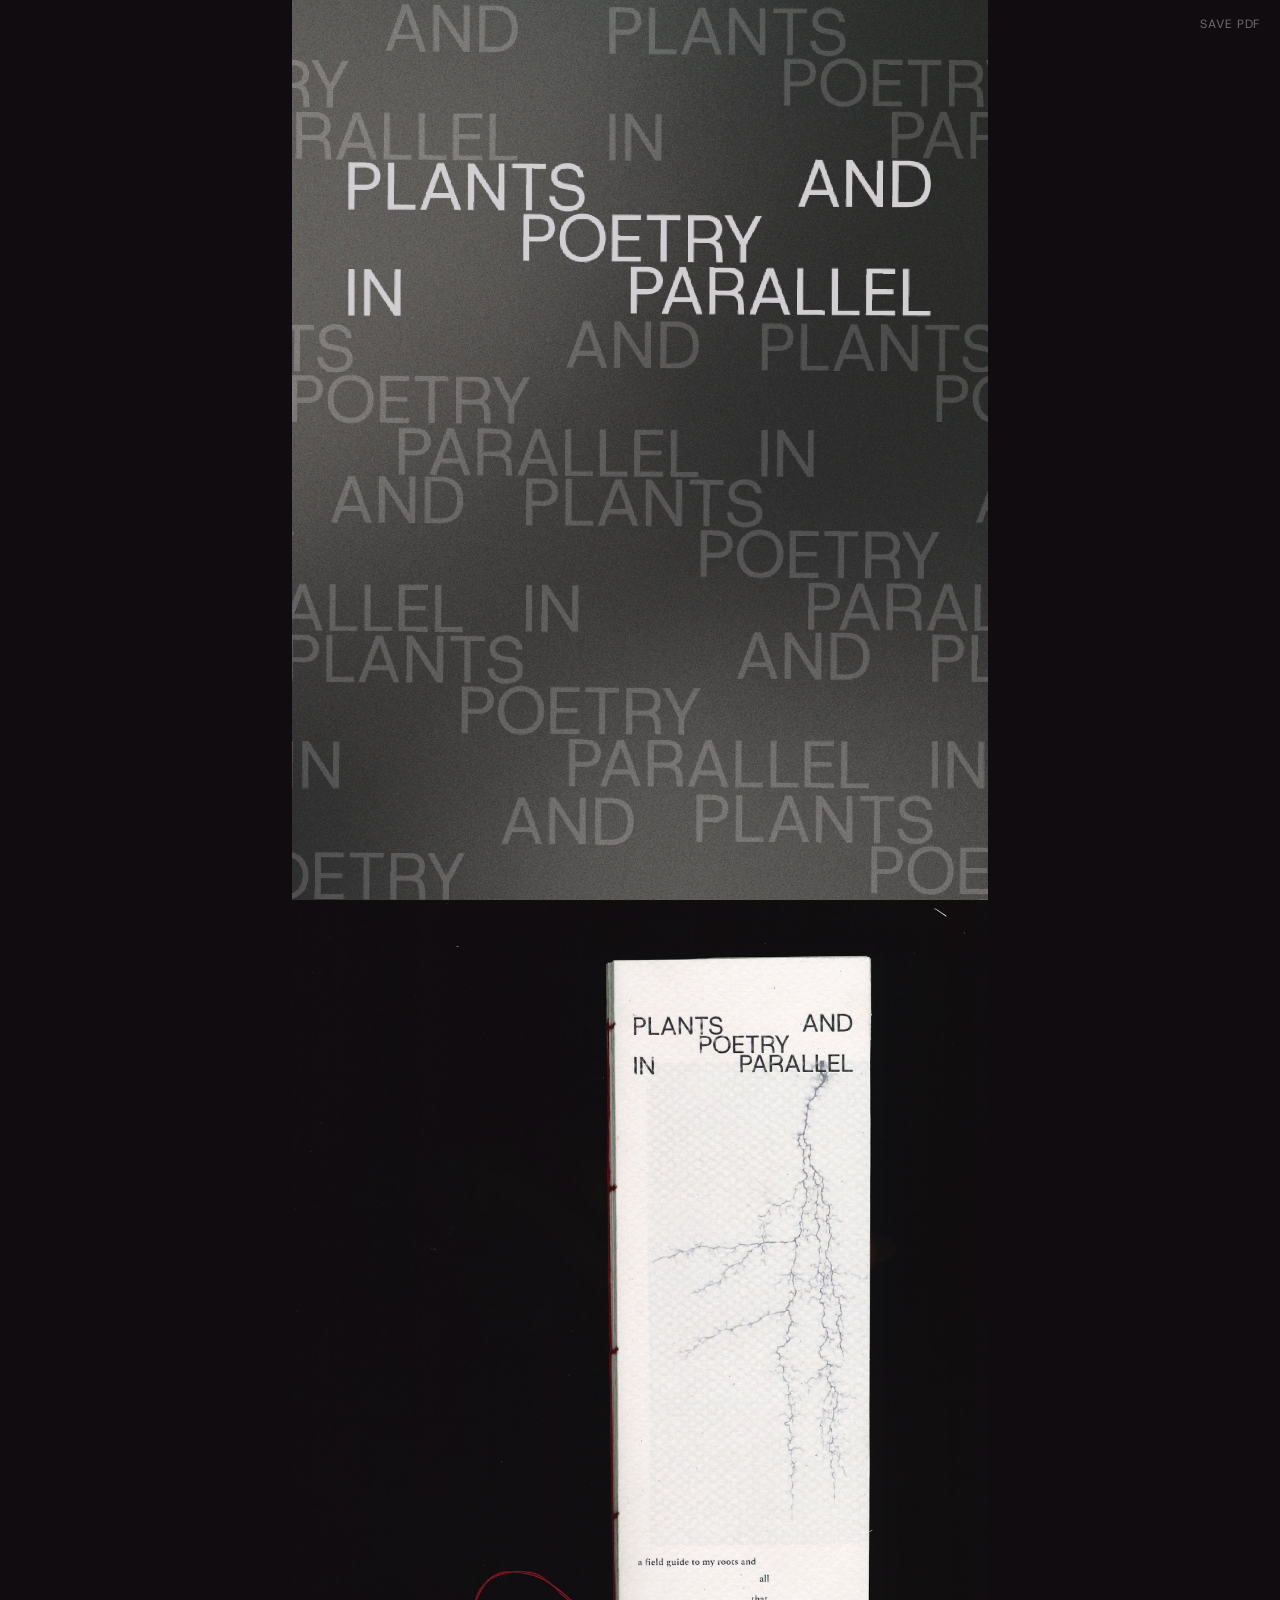
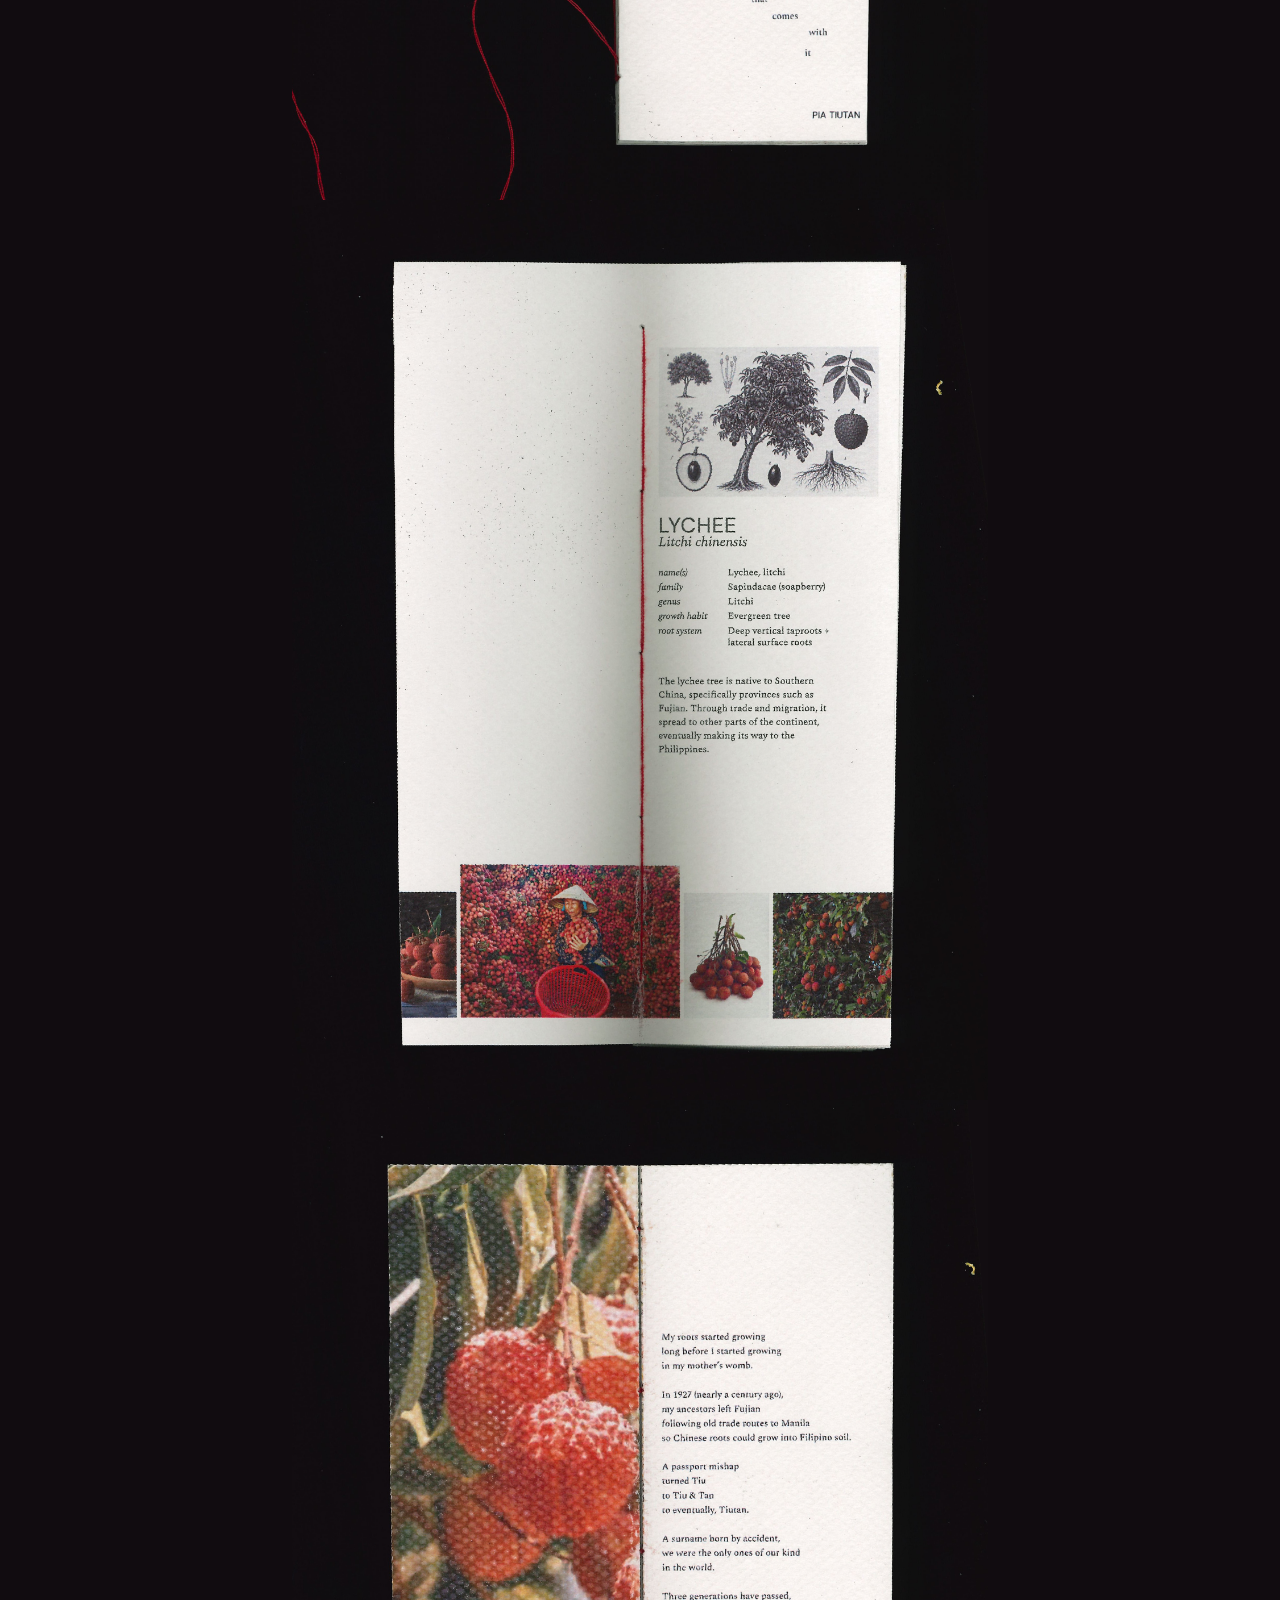
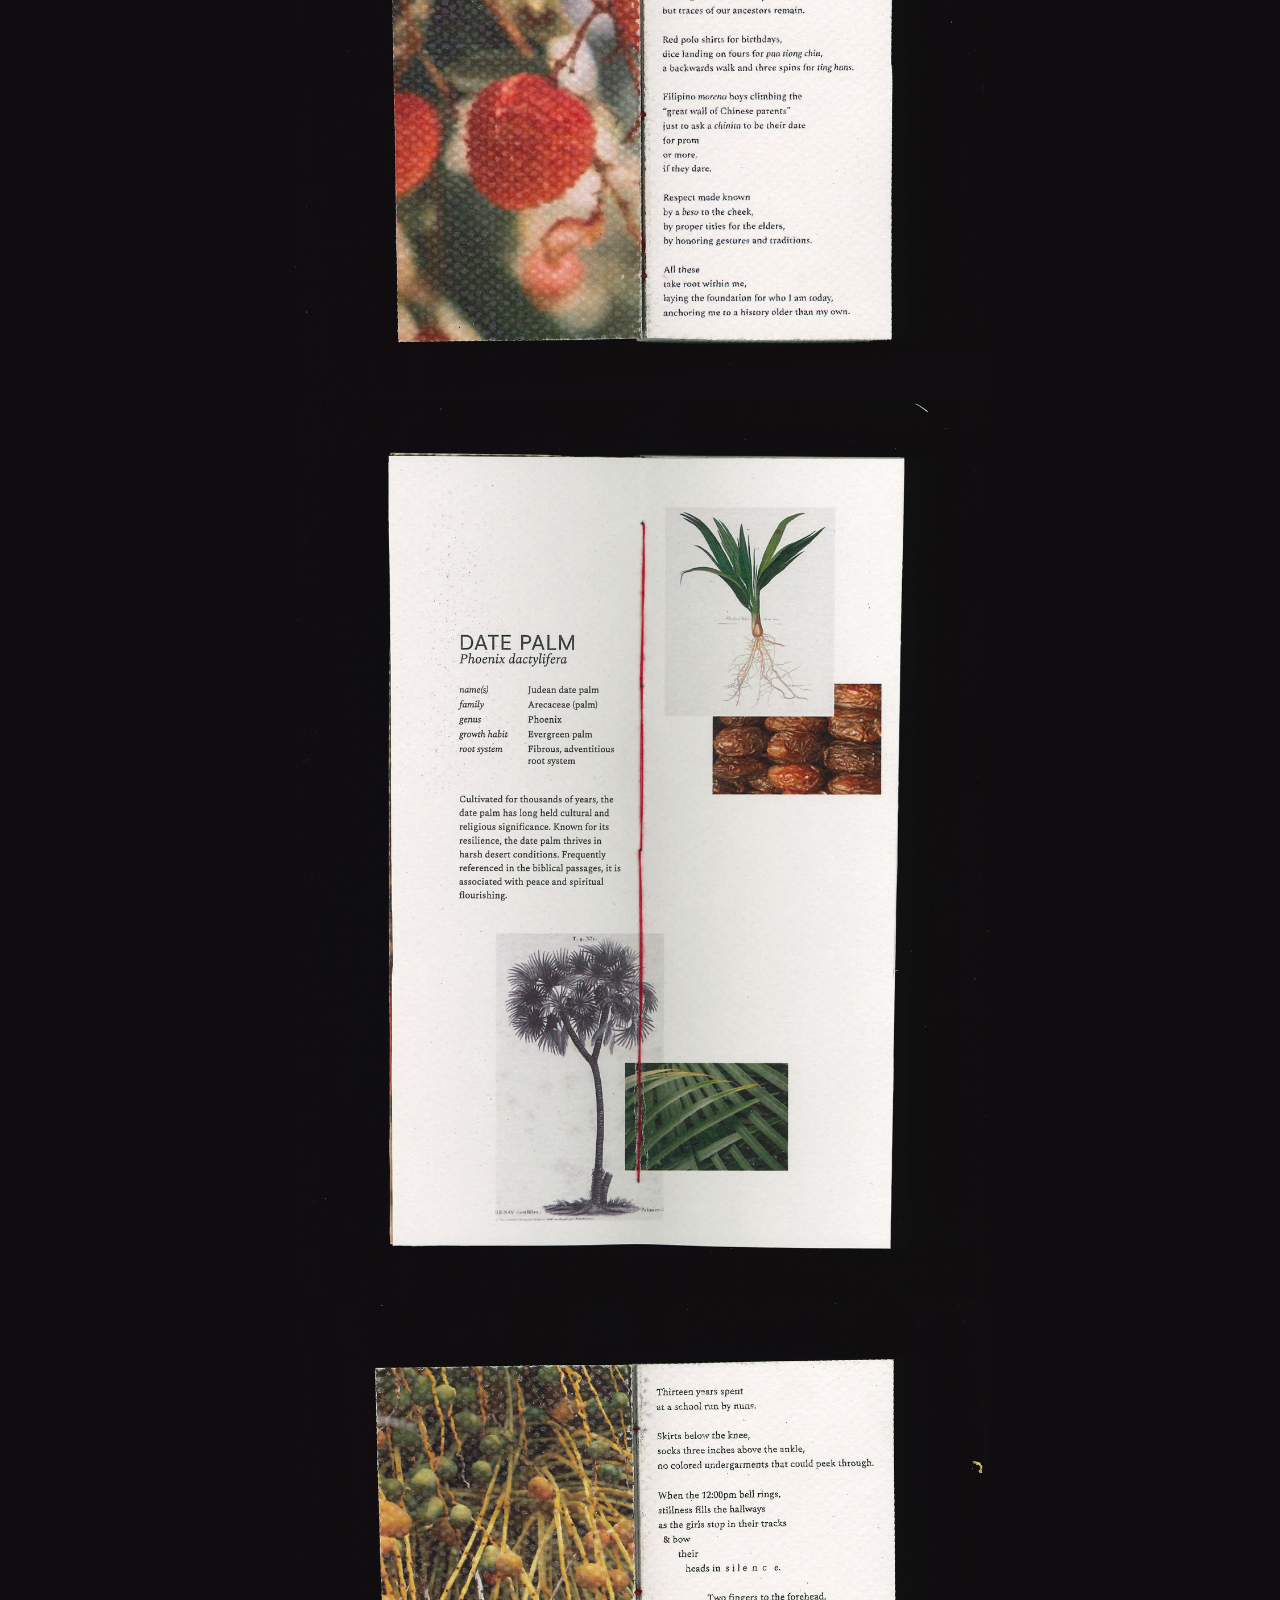
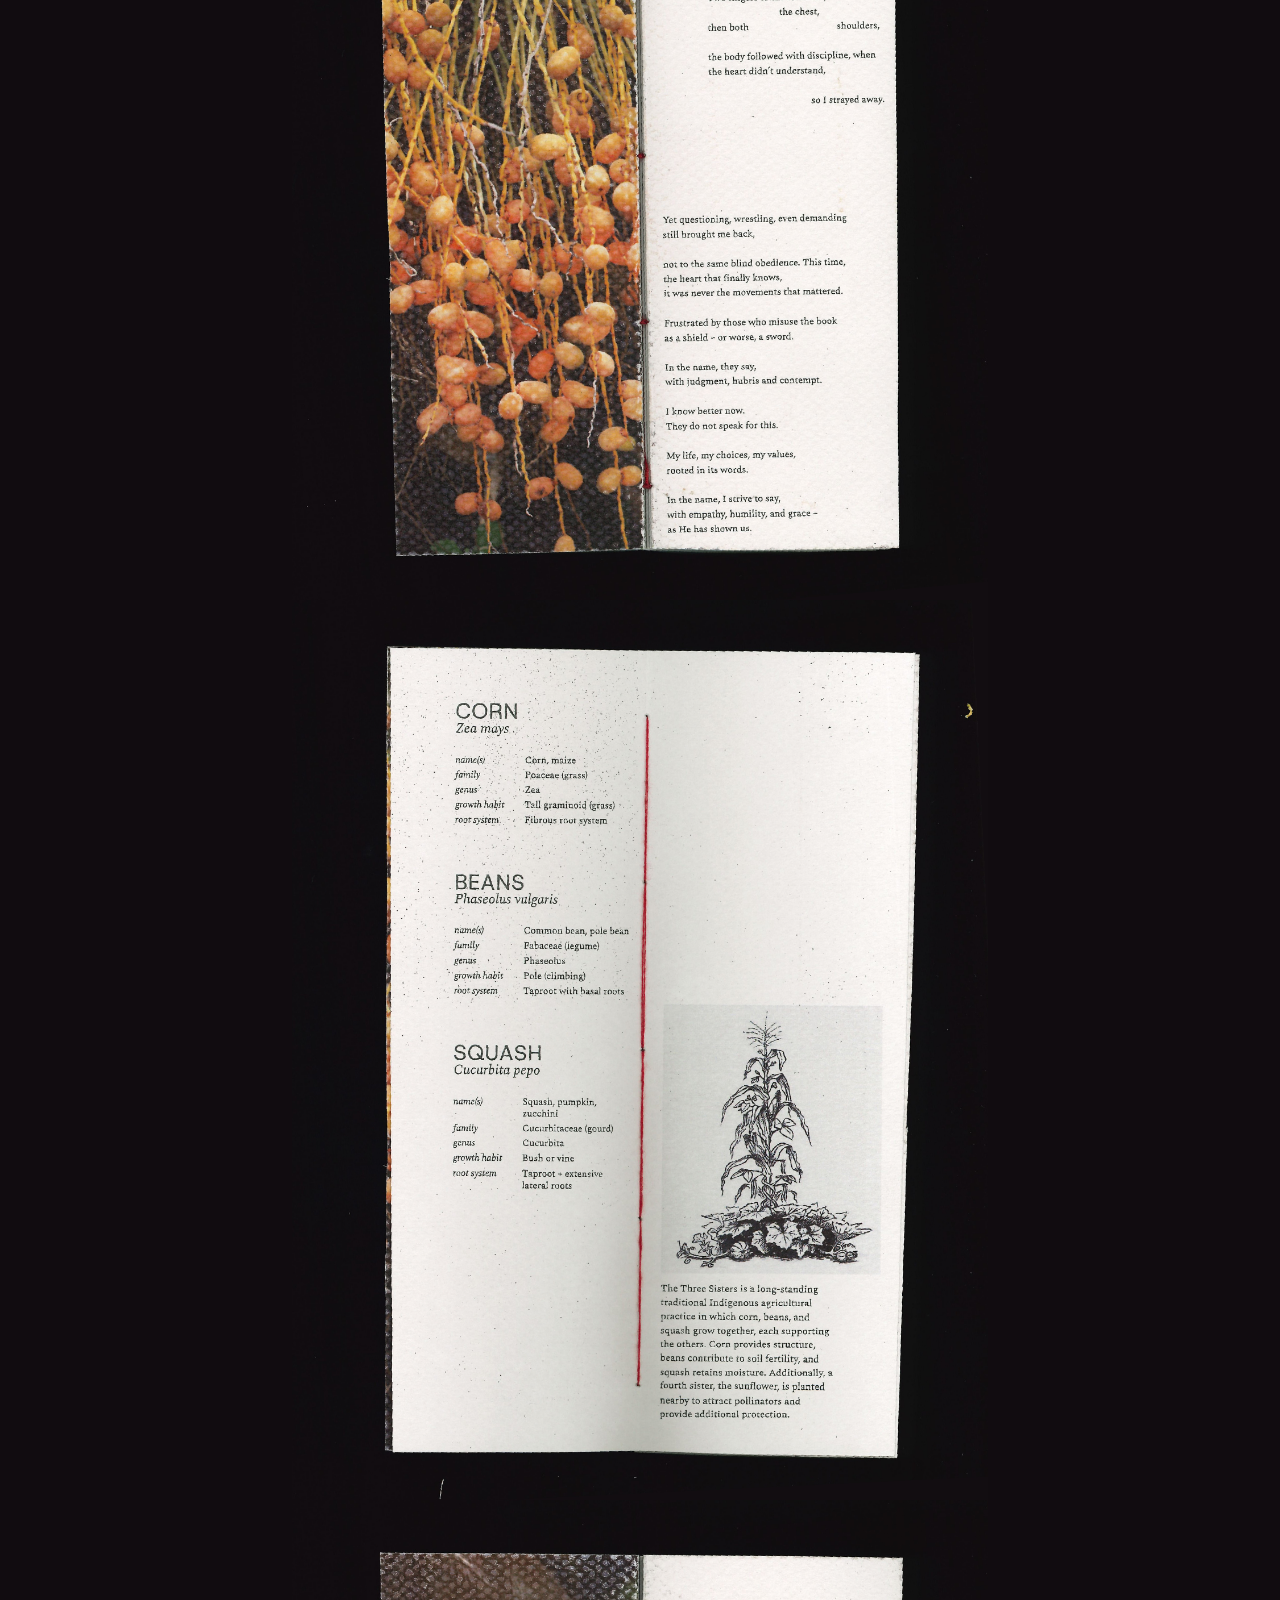
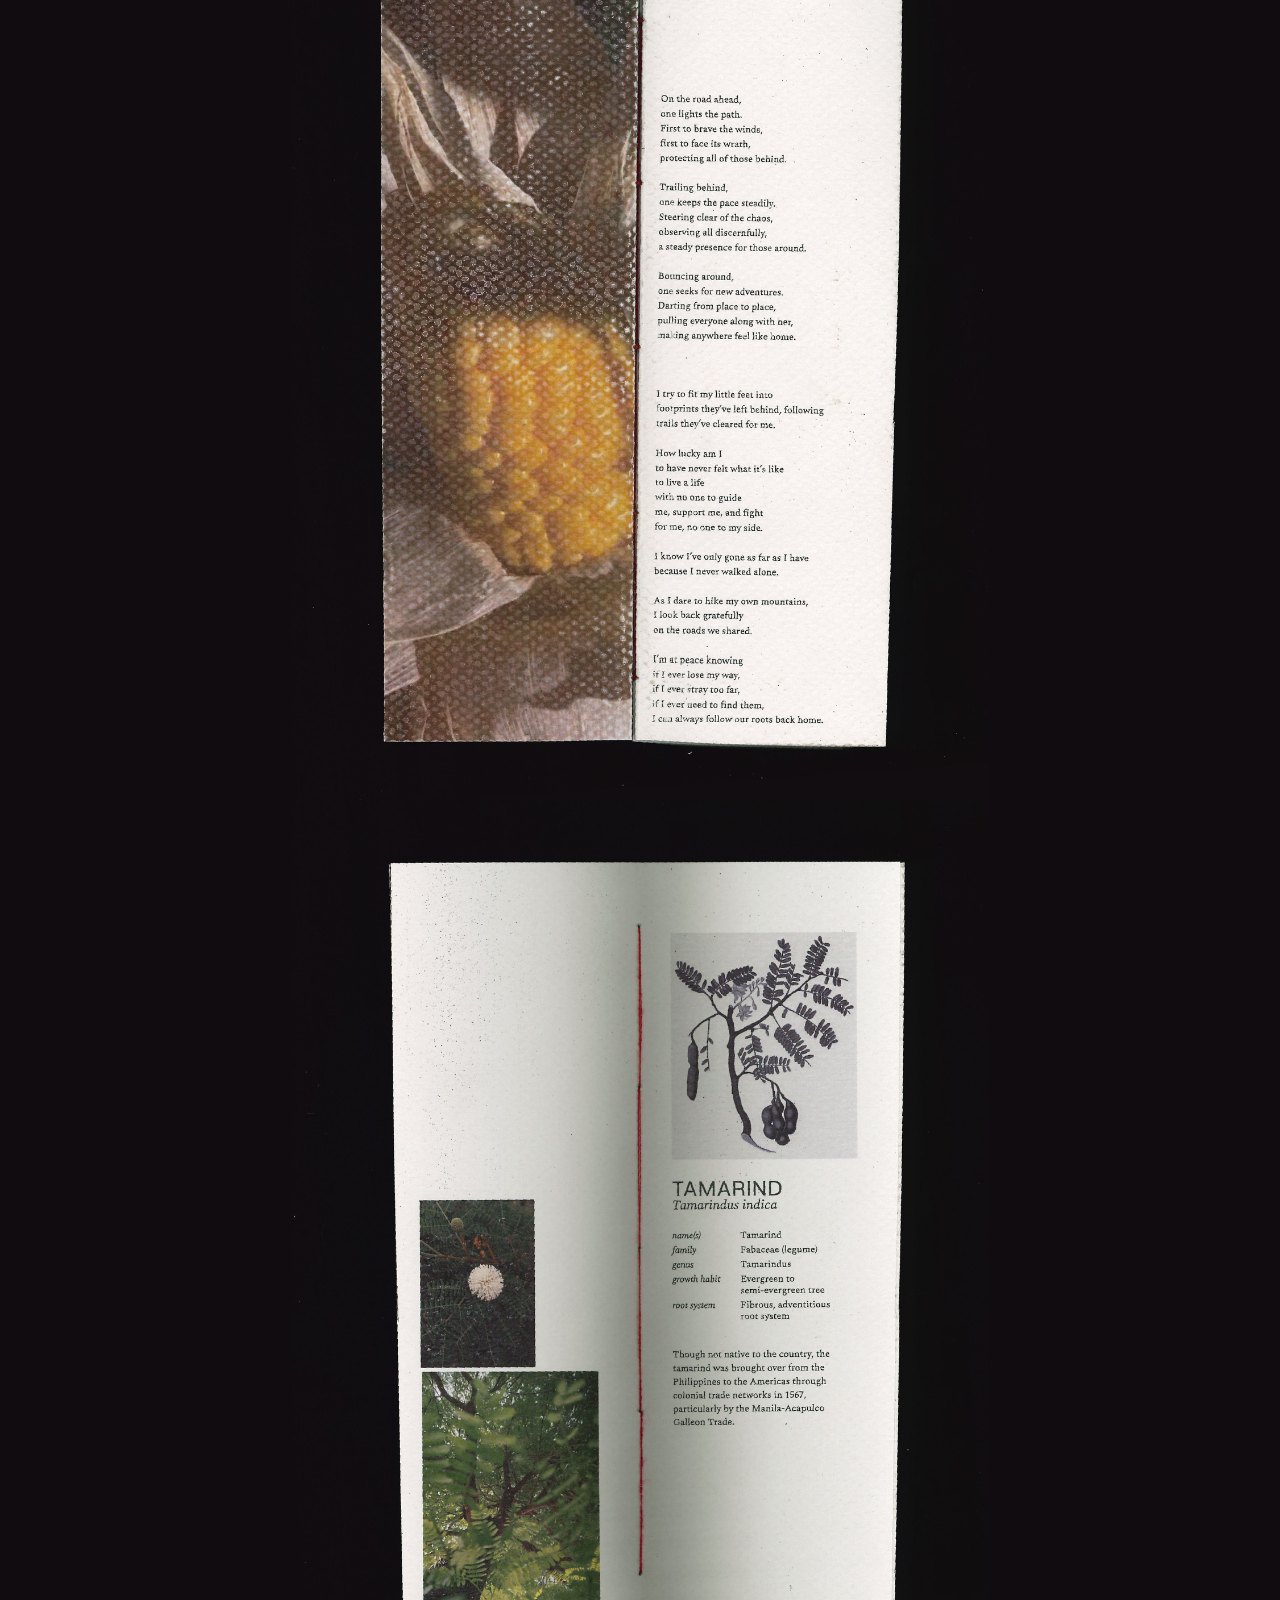
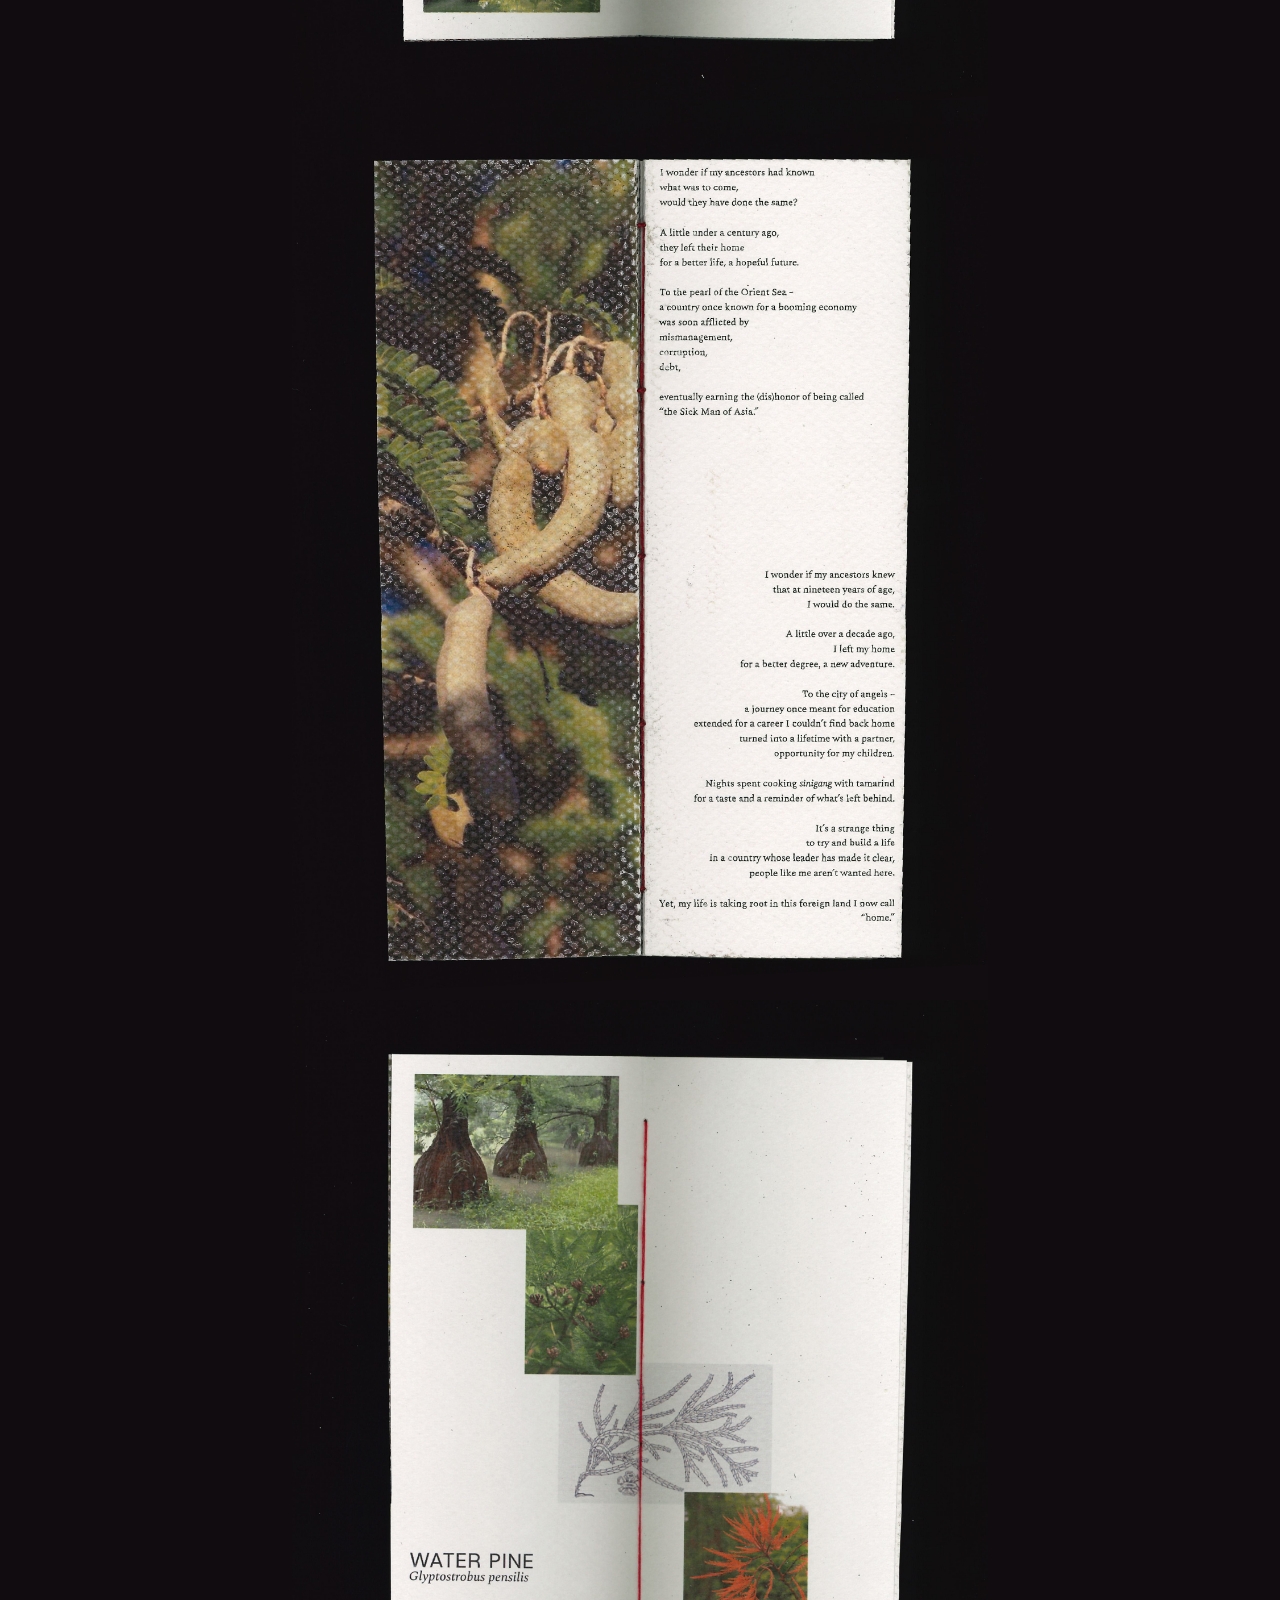
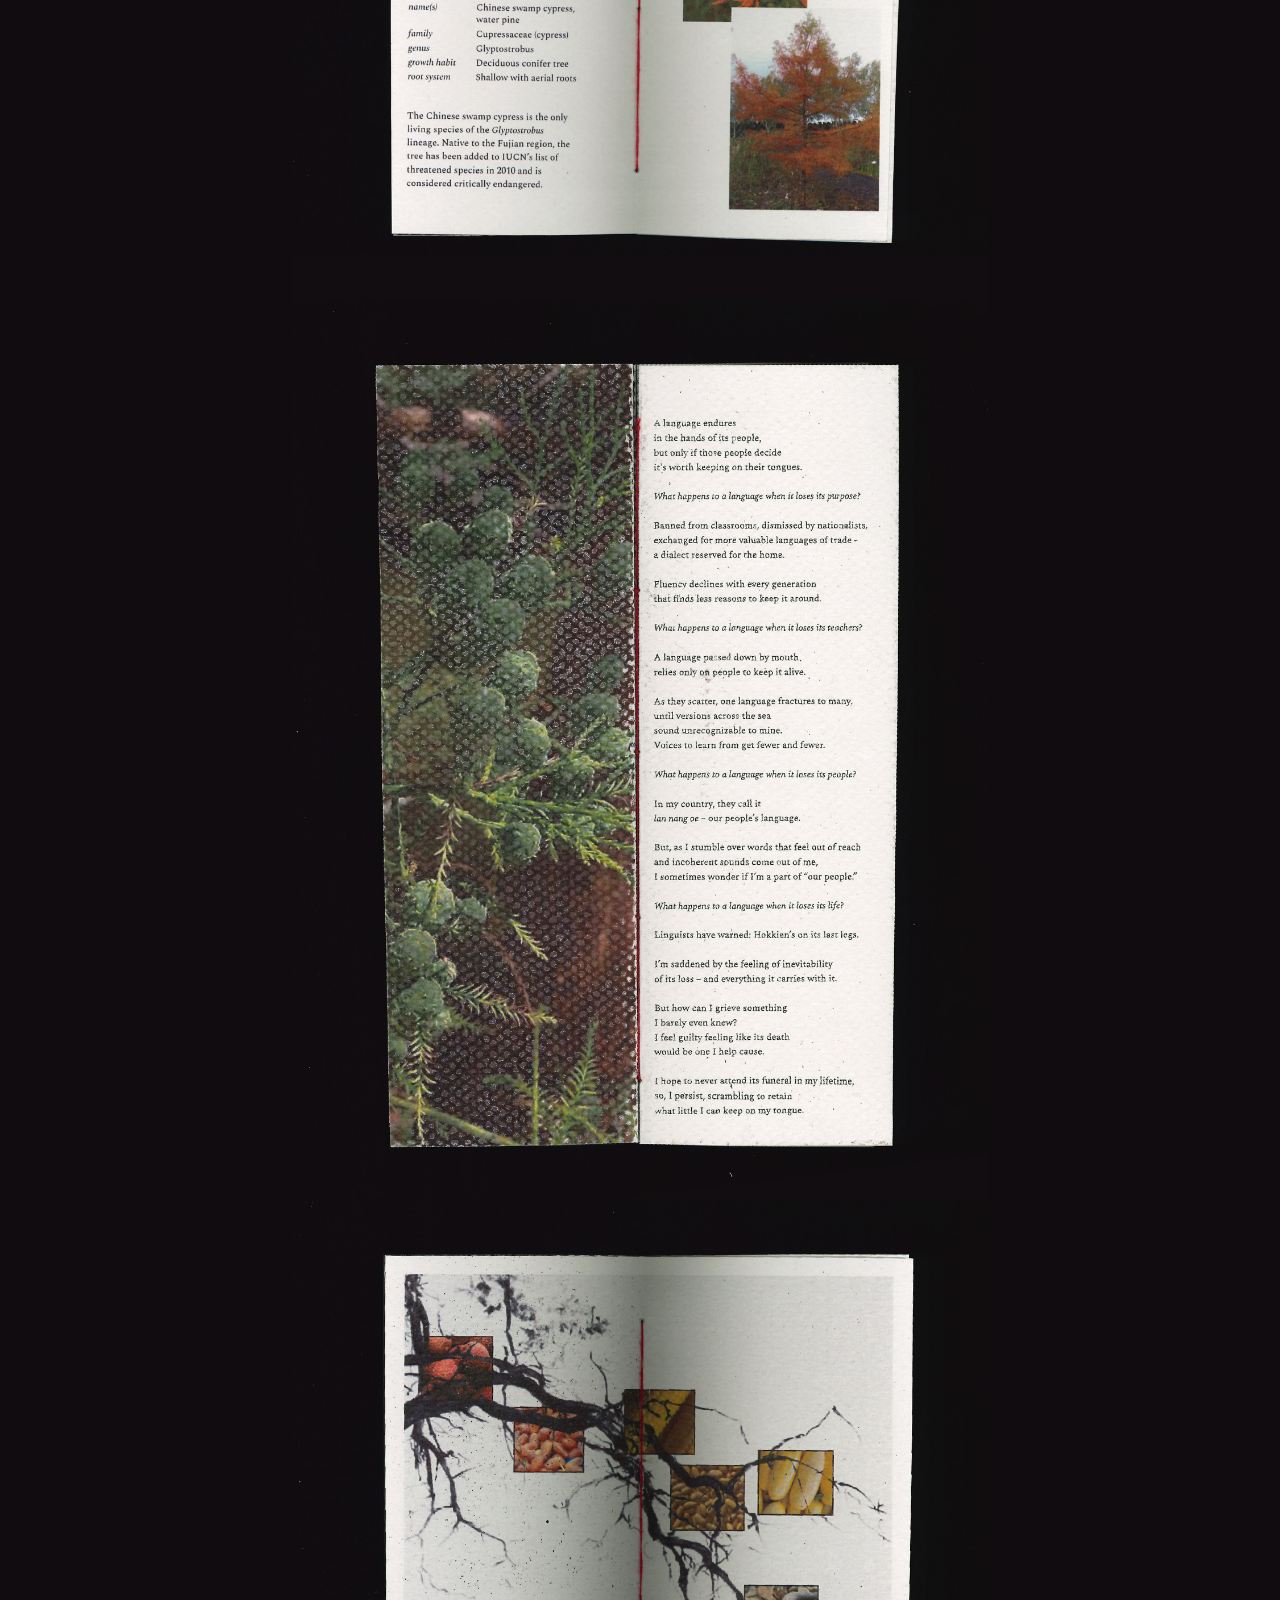
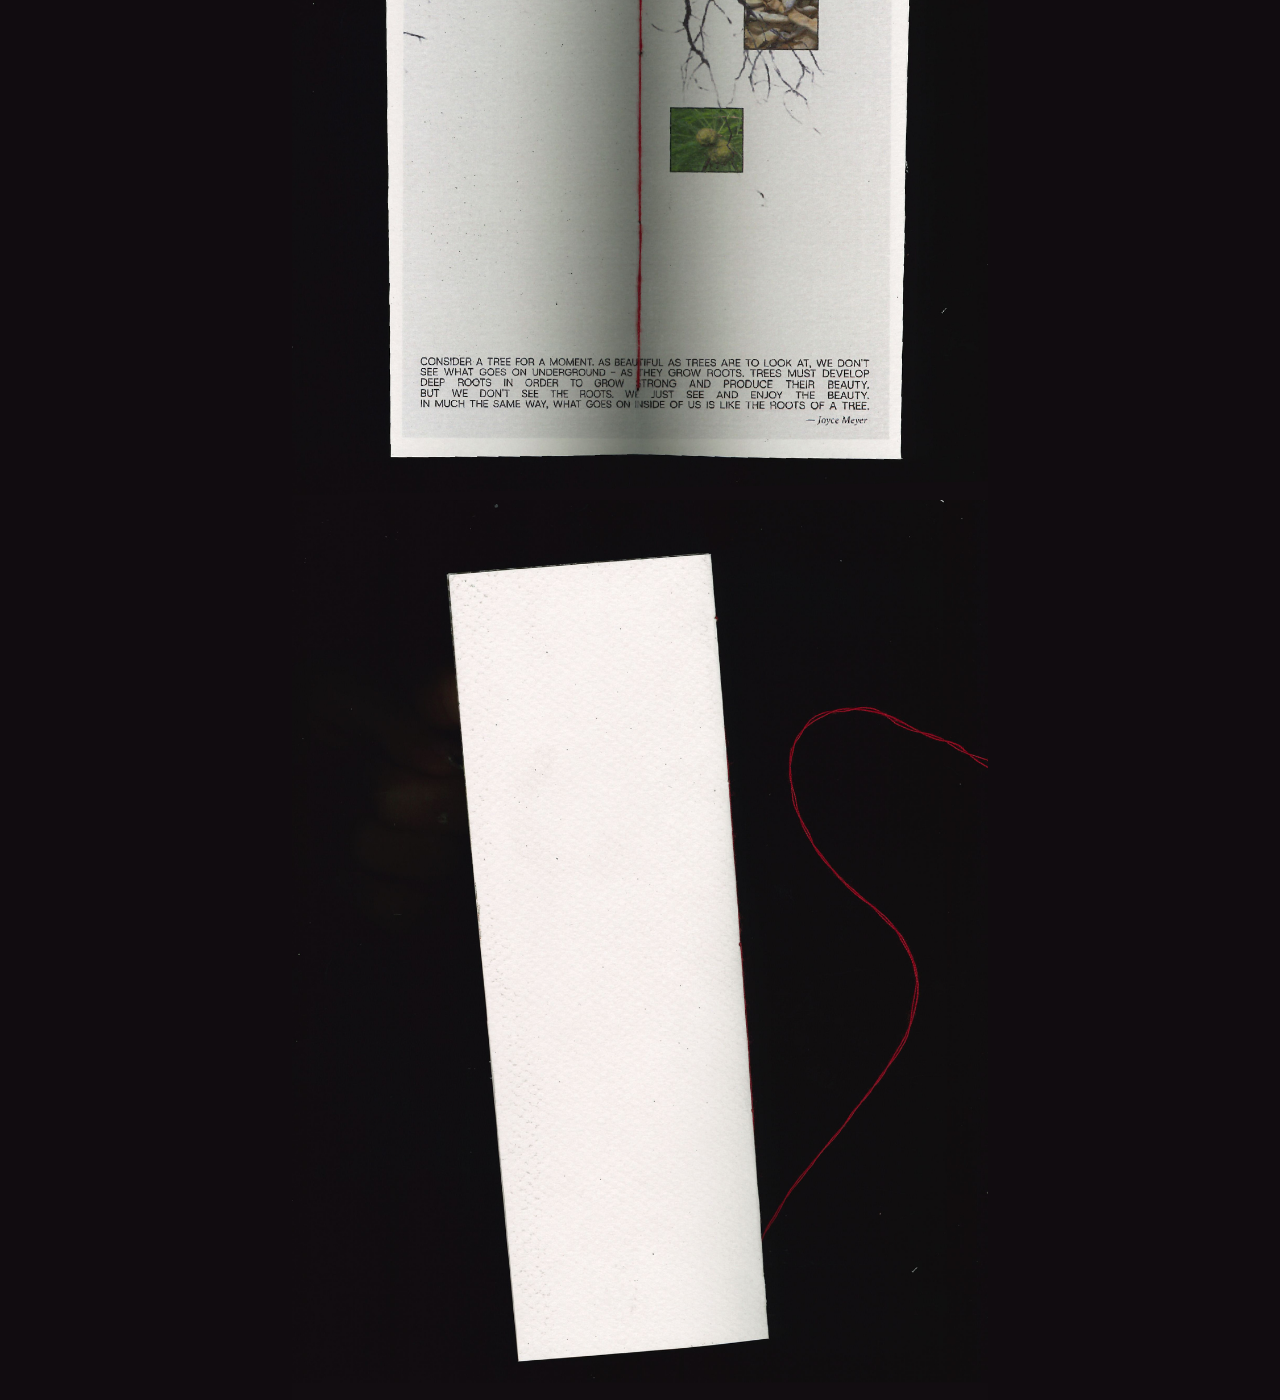
<file: plants-and-poetry-in-parallel/index.html>
<!doctype html>
<html lang="en">
  <head>
    <meta charset="utf-8" />
    <meta name="viewport" content="width=device-width, initial-scale=1" />

    <title>Plants and Poetry in Parallel</title>
    <link
      rel="icon"
      href="data:image/svg+xml;charset=UTF-8,%3Csvg xmlns=%22http://www.w3.org/2000/svg%22 viewBox=%220 0 100 100%22%3E%3Ctext y=%22.9em%22 font-size=%2290%22%3E💭%3C/text%3E%3C/svg%3E" />

    <link rel="preconnect" href="https://fonts.googleapis.com" />
    <link rel="preconnect" href="https://fonts.gstatic.com" crossorigin />
    <link
      href="https://fonts.googleapis.com/css2?family=Host+Grotesk:wght@500&display=swap"
      rel="stylesheet" />

    <link rel="stylesheet" href="styles/styles.css" />
  </head>
  <body>
    <a
      class="save-button"
      href="assets/plants-and-poetry-in-parallel.pdf"
      download="plants-and-poetry-in-parallel.pdf"
      >SAVE PDF</a
    >
    <div class="pdf-pages">
      <img
        class="pdf-page"
        src="assets/pages/page-00.png"
        width="1224"
        height="1584" />
    </div>
    <div class="pdf-pages">
      <img
        class="pdf-page"
        src="assets/pages/page-01.png"
        width="1224"
        height="1584" />
    </div>
    <div class="pdf-pages">
      <img
        class="pdf-page"
        src="assets/pages/page-02.png"
        width="1224"
        height="1584" />
    </div>
    <div class="pdf-pages">
      <img
        class="pdf-page"
        src="assets/pages/page-03.png"
        width="1224"
        height="1584" />
    </div>
    <div class="pdf-pages">
      <img
        class="pdf-page"
        src="assets/pages/page-04.png"
        width="1224"
        height="1584" />
    </div>
    <div class="pdf-pages">
      <img
        class="pdf-page"
        src="assets/pages/page-05.png"
        width="1224"
        height="1584" />
    </div>
    <div class="pdf-pages">
      <img
        class="pdf-page"
        src="assets/pages/page-06.png"
        width="1224"
        height="1584" />
    </div>
    <div class="pdf-pages">
      <img
        class="pdf-page"
        src="assets/pages/page-07.png"
        width="1224"
        height="1584" />
    </div>
    <div class="pdf-pages">
      <img
        class="pdf-page"
        src="assets/pages/page-08.png"
        width="1224"
        height="1584" />
    </div>
    <div class="pdf-pages">
      <img
        class="pdf-page"
        src="assets/pages/page-09.png"
        width="1224"
        height="1584" />
    </div>
    <div class="pdf-pages">
      <img
        class="pdf-page"
        src="assets/pages/page-10.png"
        width="1224"
        height="1584" />
    </div>
    <div class="pdf-pages">
      <img
        class="pdf-page"
        src="assets/pages/page-11.png"
        width="1224"
        height="1584" />
    </div>
    <div class="pdf-pages">
      <img
        class="pdf-page"
        src="assets/pages/page-12.png"
        width="1224"
        height="1584" />
    </div>
    <div class="pdf-pages">
      <img
        class="pdf-page"
        src="assets/pages/page-13.png"
        width="1224"
        height="1584" />
    </div>
  </body>
</html>
</file>
<file: plants-and-poetry-in-parallel/styles/styles.css>
* {
  box-sizing: border-box;
}

html,
body {
  margin: 0;
  padding: 0;
}

body {
  background: #110c10;
}

.pdf-page {
  display: block;
  width: auto;
  height: auto;
  max-width: 100%;
  max-height: 100vh;
  max-height: 100dvh;
  margin: 0 auto;
}

.save-button {
  position: fixed;
  top: 8px;
  right: 12px;
  z-index: 10;
  padding: 8px;
  border: 0;
  background: none;
  color: #696a69;
  font-family: "Host Grotesk", sans-serif;
  font-size: 12px;
  letter-spacing: 0.06em;
  text-decoration: none;
  transition: color 200ms ease;
}
.save-button:hover, .save-button:active, .save-button:focus-visible {
  color: #d2cfd2;
}

/* print logic: break up into pdf pages */
@media print {
  .save-button {
    display: none;
  }
  body {
    background: #fff;
  }
  .pdf-pages {
    width: 100%;
  }
  .pdf-pages + .pdf-pages {
    -moz-column-break-before: page;
         break-before: page;
  }
  .pdf-page {
    width: 100%;
    height: auto;
    max-height: none;
  }
}
@page {
  size: 816px 1056px;
  margin: 0;
}/*# sourceMappingURL=styles.css.map */
</file>
